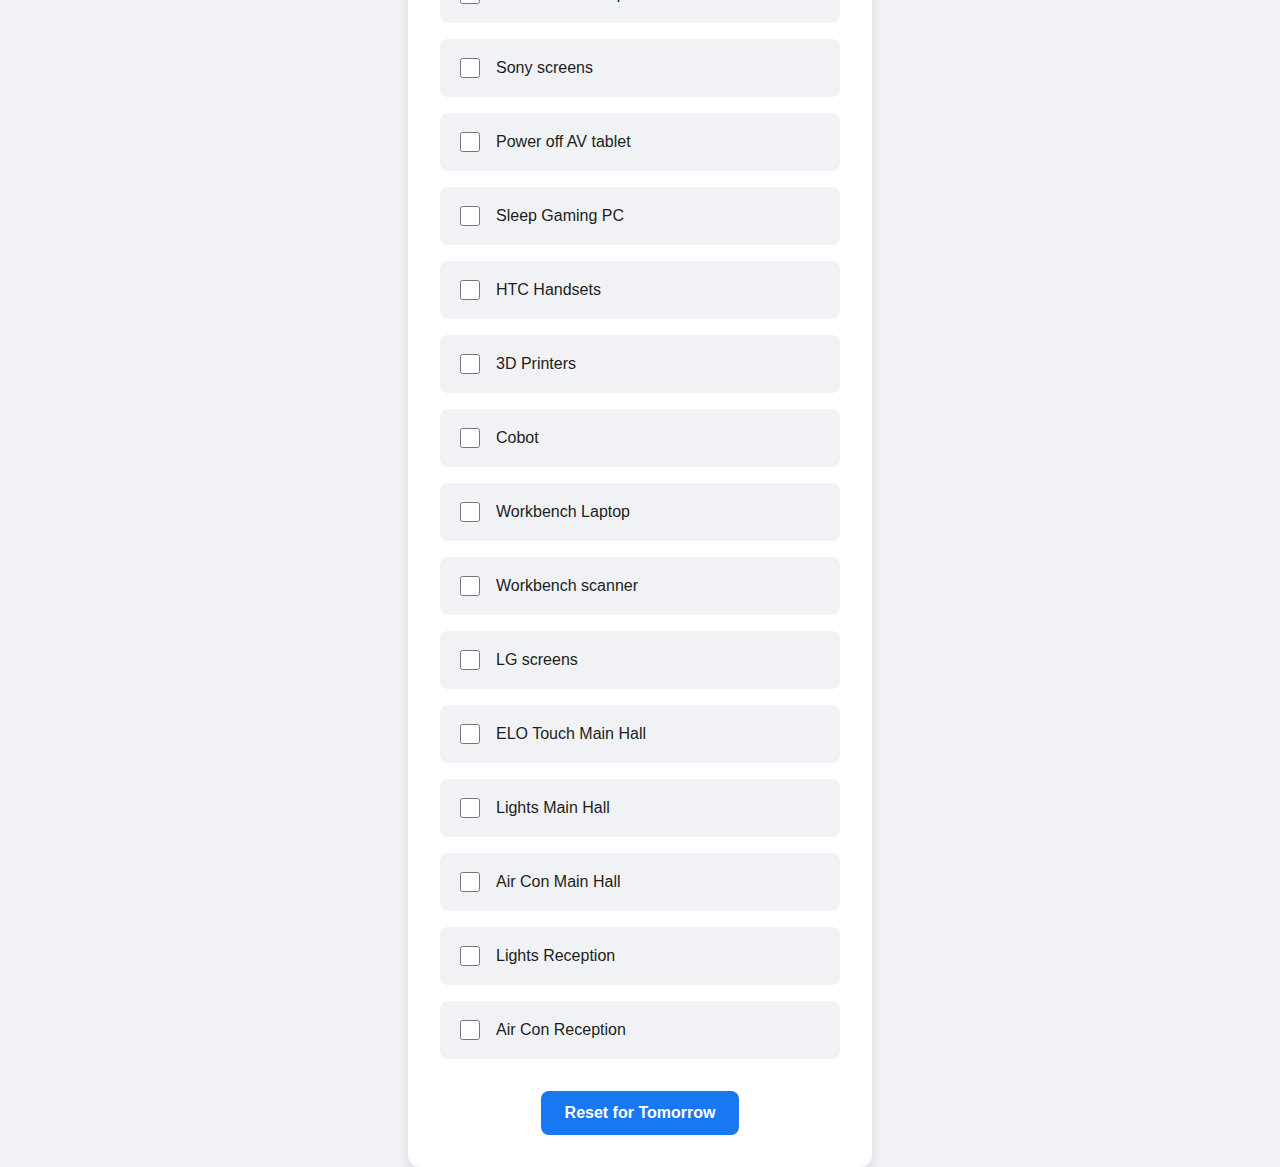
<file: docs/index.html>
<!DOCTYPE html>
<html lang="en">
<head>
    <meta charset="UTF-8">
    <meta name="viewport" content="width=device-width, initial-scale=1.0">
    <title>Workspace Shutdown Checklist</title>
    
    <style>
        body {
            font-family: -apple-system, BlinkMacSystemFont, "Segoe UI", Roboto, Helvetica, Arial, sans-serif;
            background-color: #f0f2f5;
            display: flex;
            justify-content: center;
            align-items: center;
            height: 100vh;
            margin: 0;
        }
        .container {
            background-color: white;
            padding: 2rem;
            border-radius: 12px;
            box-shadow: 0 4px 12px rgba(0, 0, 0, 0.1);
            width: 90%;
            max-width: 400px;
            text-align: center;
        }
        h1 { color: #1c1e21; margin-bottom: 0.5rem; }
        p { color: #606770; margin-bottom: 2rem; }
        .item {
            display: flex;
            align-items: center;
            background-color: #f0f2f5;
            padding: 1rem;
            border-radius: 8px;
            margin-bottom: 1rem;
            transition: background-color 0.2s;
        }
        .item input[type="checkbox"] {
            margin-right: 1rem;
            width: 20px;
            height: 20px;
            cursor: pointer;
        }
        .item label {
            font-size: 1rem;
            color: #1c1e21;
            flex-grow: 1;
            text-align: left;
            cursor: pointer;
        }
        .item.checked { background-color: #e7f3ff; }
        .item.checked label { text-decoration: line-through; color: #606770; }
        button {
            background-color: #1877f2;
            color: white;
            border: none;
            padding: 0.8rem 1.5rem;
            border-radius: 8px;
            font-size: 1rem;
            font-weight: bold;
            cursor: pointer;
            transition: background-color 0.2s;
            margin-top: 1rem;
        }
        button:hover { background-color: #166fe5; }
    </style>
</head>
<body>
    <div class="container">
        <h1>Shutdown Checklist 🚀</h1>
        <p>Tick off each item as you power it down for the day.</p>
        <div id="checklist"></div>
        <button id="resetButton">Reset for Tomorrow</button>
    </div>

    <script>
        document.addEventListener('DOMContentLoaded', function() {
            const equipment = [
                "Central Benq",
                "ELO Touch Reception",
                "Sony screens",
                "Power off AV tablet",
                "Sleep Gaming PC",
                "HTC Handsets",
                "3D Printers",
                "Cobot",
                "Workbench Laptop",
                "Workbench scanner",
                "LG screens",
                "ELO Touch Main Hall",
                "Lights Main Hall",
                "Air Con Main Hall",
                "Lights Reception",
                "Air Con Reception"
            ];
        
            const checklistContainer = document.getElementById('checklist');
            const resetButton = document.getElementById('resetButton');
        
            function renderChecklist() {
                checklistContainer.innerHTML = '';
                const savedState = JSON.parse(localStorage.getItem('shutdownChecklist')) || {};
        
                equipment.forEach(item => {
                    const isChecked = savedState[item] || false;
                    const itemDiv = document.createElement('div');
                    itemDiv.classList.add('item');
                    if (isChecked) {
                        itemDiv.classList.add('checked');
                    }
                    const checkbox = document.createElement('input');
                    checkbox.type = 'checkbox';
                    checkbox.id = item;
                    checkbox.checked = isChecked;
                    const label = document.createElement('label');
                    label.htmlFor = item;
                    label.textContent = item;
                    itemDiv.appendChild(checkbox);
                    itemDiv.appendChild(label);
                    checklistContainer.appendChild(itemDiv);
        
                    checkbox.addEventListener('change', () => {
                        const currentState = JSON.parse(localStorage.getItem('shutdownChecklist')) || {};
                        currentState[item] = checkbox.checked;
                        localStorage.setItem('shutdownChecklist', JSON.stringify(currentState));
                        if (checkbox.checked) {
                            itemDiv.classList.add('checked');
                        } else {
                            itemDiv.classList.remove('checked');
                        }
                    });
                });
            }
        
            resetButton.addEventListener('click', () => {
                localStorage.removeItem('shutdownChecklist');
                renderChecklist();
            });
        
            renderChecklist();
        });
    </script>
</body>
</html>
</file>
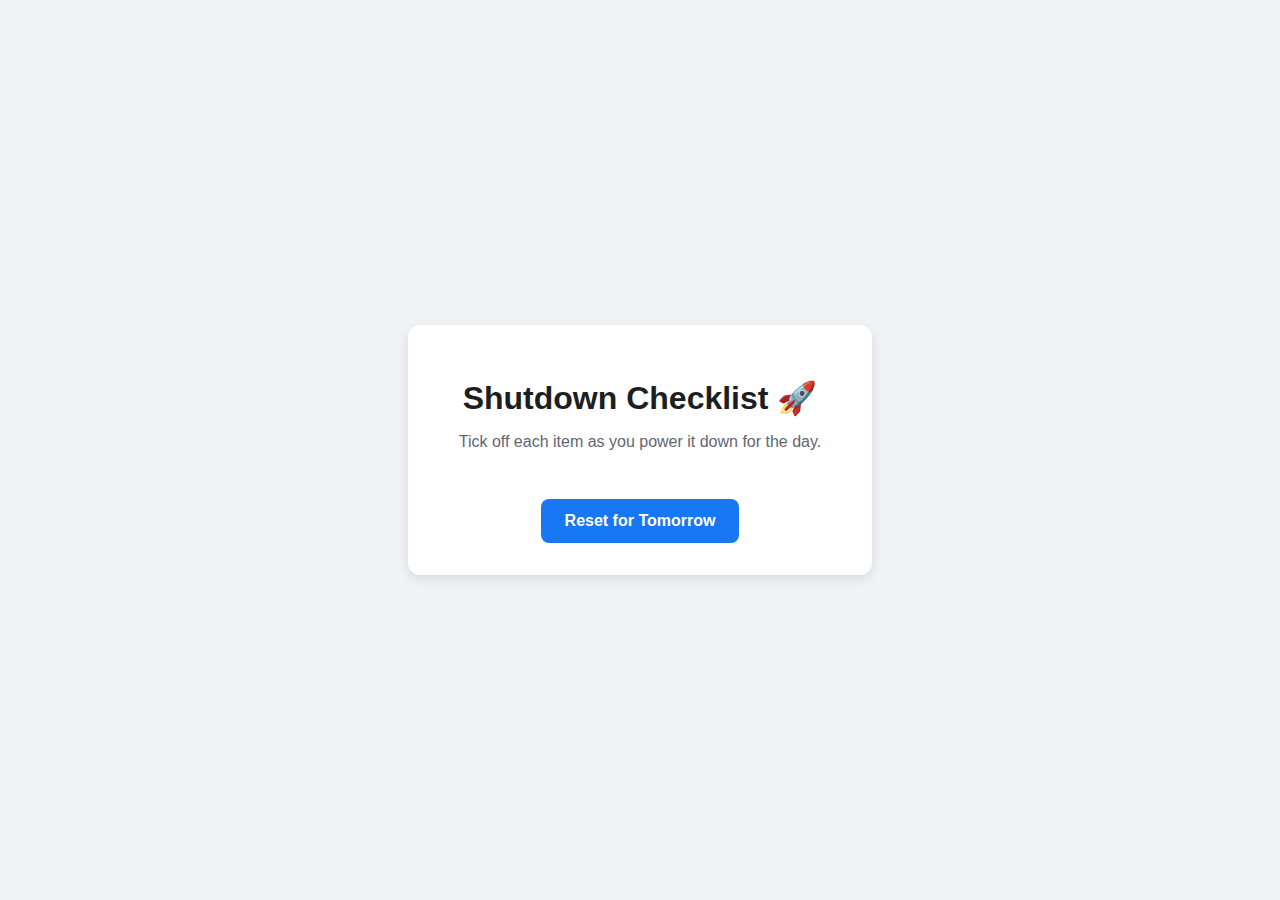
<file: shutdown-app.html>
<!DOCTYPE html>
<html lang="en">
<head>
    <meta charset="UTF-8">
    <meta name="viewport" content="width=device-width, initial-scale=1.0">
    <title>Workspace Shutdown Checklist</title>
    <link rel="stylesheet" href="styles.css">
</head>
<body>

    <div class="container">
        <h1>Shutdown Checklist 🚀</h1>
        <p>Tick off each item as you power it down for the day.</p>
        <div id="checklist">
            </div>
        <button id="resetButton">Reset for Tomorrow</button>
    </div>

    <script src="script.js"></script>
</body>
</html>
</file>
<file: styles.css>
body {
    font-family: -apple-system, BlinkMacSystemFont, "Segoe UI", Roboto, Helvetica, Arial, sans-serif;
    background-color: #f0f2f5;
    display: flex;
    justify-content: center;
    align-items: center;
    height: 100vh;
    margin: 0;
}

.container {
    background-color: white;
    padding: 2rem;
    border-radius: 12px;
    box-shadow: 0 4px 12px rgba(0, 0, 0, 0.1);
    width: 90%;
    max-width: 400px;
    text-align: center;
}

h1 {
    color: #1c1e21;
    margin-bottom: 0.5rem;
}

p {
    color: #606770;
    margin-bottom: 2rem;
}

.item {
    display: flex;
    align-items: center;
    background-color: #f0f2f5;
    padding: 1rem;
    border-radius: 8px;
    margin-bottom: 1rem;
    transition: background-color 0.2s;
}

.item input[type="checkbox"] {
    margin-right: 1rem;
    width: 20px;
    height: 20px;
    cursor: pointer;
}

.item label {
    font-size: 1rem;
    color: #1c1e21;
    flex-grow: 1;
    text-align: left;
    cursor: pointer;
}

.item.checked {
    background-color: #e7f3ff;
}

.item.checked label {
    text-decoration: line-through;
    color: #606770;
}

button {
    background-color: #1877f2;
    color: white;
    border: none;
    padding: 0.8rem 1.5rem;
    border-radius: 8px;
    font-size: 1rem;
    font-weight: bold;
    cursor: pointer;
    transition: background-color 0.2s;
    margin-top: 1rem;
}

button:hover {
    background-color: #166fe5;
}
</file>
